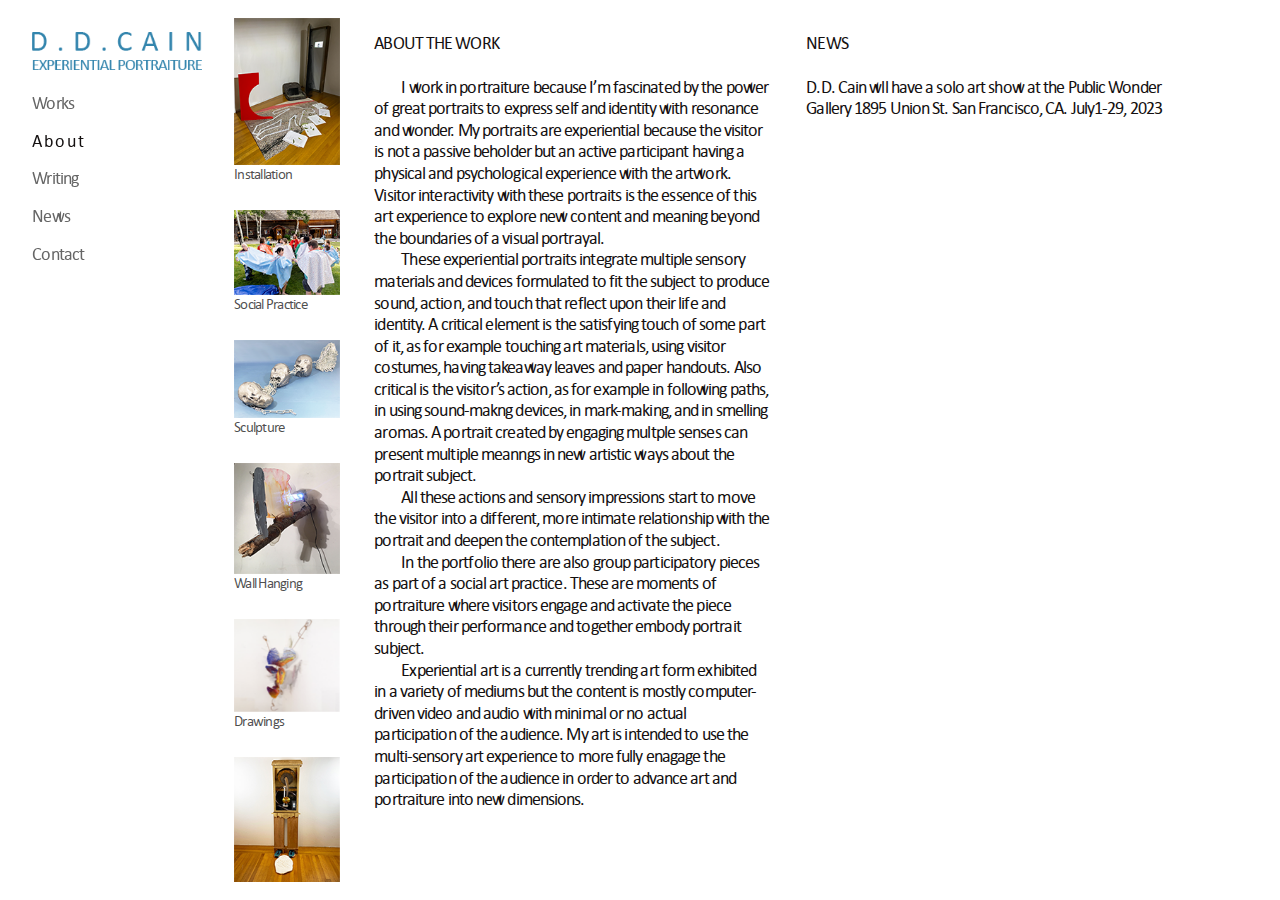
<file: about/index.html>
<!DOCTYPE html>
<html lang="en">
  <head>
    <meta charset="UTF-8" />
    <meta http-equiv="X-UA-Compatible" content="IE=edge" />
    <meta name="viewport" content="width=device-width, initial-scale=1.0" />
    <link rel="stylesheet" href="../css/main.css" />
    <link rel="icon" href="../images/logo-small.png" />
    <title>D.D.CAIN | Works</title>
  </head>

  <body>
    <!-- #header -->
    <header class="header">
      <div class="autoContainer">
        <div class="header__inner">
          <a href="/" class="header__inner-logo">
            <img src="../images/logo.png" alt="D.D.CAIN" />
          </a>
          <div class="burger" id="menuBtn">
            <span></span>
          </div>
        </div>
      </div>
    </header>
    <!-- #header end-->
    <div class="main">
      <nav class="sidebar" id="menu">
        <div class="sidebar__inner">
          <a href="/" class="sidebar__inner-logo">
            <img src="../images/logo.png" alt="D.D.CAIN" />
          </a>
          <div class="sidebar__inner-links">
            <a href="/works" class="sidebar__inner-link"> Works </a>
            <a href="/about" class="sidebar__inner-link active"> About </a>
            <a href="/bio" class="sidebar__inner-link"> Writing </a>
            <a href="/about/#news" class="sidebar__inner-link"> News </a>
            <a href="/bio/#contact" class="sidebar__inner-link"> Contact </a>
          </div>
        </div>
      </nav>
      <div class="main__inner">
        <div class="main__inner-body">
          <div class="row">
            <div class="column _half">
              <p>ABOUT THE WORK</p>
              <div class="column__box">
                <p>
                  I work in portraiture because I’m fascinated by the power of
                  great portraits to express self and identity with resonance
                  and wonder. My portraits are experiential because the visitor
                  is not a passive beholder but an active participant having a
                  physical and psychological experience with the artwork.
                  Visitor interactivity with these portraits is the essence of
                  this art experience to explore new content and meaning beyond
                  the boundaries of a visual portrayal.
                </p>
                <p>
                  These experiential portraits integrate multiple sensory
                  materials and devices formulated to fit the subject to produce
                  sound, action, and touch that reflect upon their life and
                  identity. A critical element is the satisfying touch of some
                  part of it, as for example touching art materials, using
                  visitor costumes, having takeaway leaves and paper handouts.
                  Also critical is the visitor’s action, as for example in
                  following paths, in using sound-makng devices, in mark-making,
                  and in smelling aromas. A portrait created by engaging multple
                  senses can present multiple meanngs in new artistic ways about
                  the portrait subject.
                </p>
                <p>
                  All these actions and sensory impressions start to move the
                  visitor into a different, more intimate relationship with the
                  portrait and deepen the contemplation of the subject.
                </p>
                <p>
                  In the portfolio there are also group participatory pieces as
                  part of a social art practice. These are moments of
                  portraiture where visitors engage and activate the piece
                  through their performance and together embody portrait
                  subject.
                </p>
                <p>
                  Experiential art is a currently trending art form exhibited in
                  a variety of mediums but the content is mostly computer-driven
                  video and audio with minimal or no actual participation of the
                  audience. My art is intended to use the multi-sensory art
                  experience to more fully enagage the participation of the
                  audience in order to advance art and portraiture into new
                  dimensions.
                </p>
              </div>
            </div>
            <div class="column _half">
              <p>
                <span class="anchor" id="news"></span>
                NEWS
              </p>
              <p>
                D.D. Cain wll have a solo art show at the Public Wonder Gallery
                1895 Union St. San Francisco, CA. July1-29, 2023
              </p>
            </div>
          </div>
        </div>
        <div class="scrollBar">
          <div class="scrollBar__inner">
            <div class="scrollBar__item tabNav" data-tab="#tab-1">
              <div class="scrollBar__item-image">
                <img src="../images/grid-sm/grid-1.png" alt="tab-1-image" />
              </div>
              <span>Installation</span>
            </div>
            <div class="scrollBar__item tabNav" data-tab="#tab-2">
              <div class="scrollBar__item-image">
                <img src="../images/grid-sm/grid-4.png" alt="tab-2-image" />
              </div>
              <span>Social Practice</span>
            </div>
            <div class="scrollBar__item tabNav" data-tab="#tab-3">
              <div class="scrollBar__item-image">
                <img src="../images/grid-sm/grid-2.png" alt="tab-3-image" />
              </div>
              <span>Sculpture</span>
            </div>
            <div class="scrollBar__item tabNav" data-tab="#tab-4">
              <div class="scrollBar__item-image">
                <img src="../images/grid-sm/grid-3.png" alt="tab-4-image" />
              </div>
              <span>Wall Hanging</span>
            </div>
            <div class="scrollBar__item tabNav" data-tab="#tab-5">
              <div class="scrollBar__item-image">
                <img src="../images/grid-sm/grid-5.1.png" alt="tab-5-image" />
              </div>
              <span>Drawings</span>
            </div>
            <div class="scrollBar__item tabNav" data-tab="#tab-6">
              <div class="scrollBar__item-image">
                <img src="../images/grid-sm/grid-10.png" alt="tab-6-image" />
              </div>
              <span>Installation</span>
            </div>
            <div class="scrollBar__item tabNav" data-tab="#tab-7">
              <div class="scrollBar__item-image">
                <img src="../images/grid-sm/grid-11.png" alt="tab-7-image" />
              </div>
              <span>Wall Hanging</span>
            </div>
            <div class="scrollBar__item tabNav" data-tab="#tab-8">
              <div class="scrollBar__item-image">
                <img src="../images/grid-sm/grid-15.png" alt="tab-8-image" />
              </div>
              <span>Group Performance</span>
            </div>
            <div class="scrollBar__item tabNav" data-tab="#tab-9">
              <div class="scrollBar__item-image">
                <img src="../images/grid-sm/grid-13.png" alt="tab-9-image" />
              </div>
              <span>Wall Hanging</span>
            </div>
            <div class="scrollBar__item tabNav" data-tab="#tab-10">
              <div class="scrollBar__item-image">
                <img src="../images/grid-sm/grid-12.png" alt="tab-10-image" />
              </div>
              <span>Wall Hanging</span>
            </div>
            <div class="scrollBar__item tabNav" data-tab="#tab-11">
              <div class="scrollBar__item-image">
                <img src="../images/grid-sm/grid-14.2.png" alt="tab-11-image" />
              </div>
              <span>Wall Hanging</span>
            </div>
            <div class="scrollBar__item tabNav" data-tab="#tab-12">
              <div class="scrollBar__item-image">
                <img src="../images/grid-sm/grid-16.png" alt="tab-12-image" />
              </div>
              <span>Architecture</span>
            </div>
            <div class="scrollBar__item tabNav" data-tab="#tab-12">
              <div class="scrollBar__item-image">
                <img src="../images/grid-sm/grid-17.png" alt="tab-12-image" />
              </div>
              <span>Design</span>
            </div>
          </div>
        </div>
      </div>
    </div>
    <script src="../js/main.js"></script>
  </body>
</html>
</file>
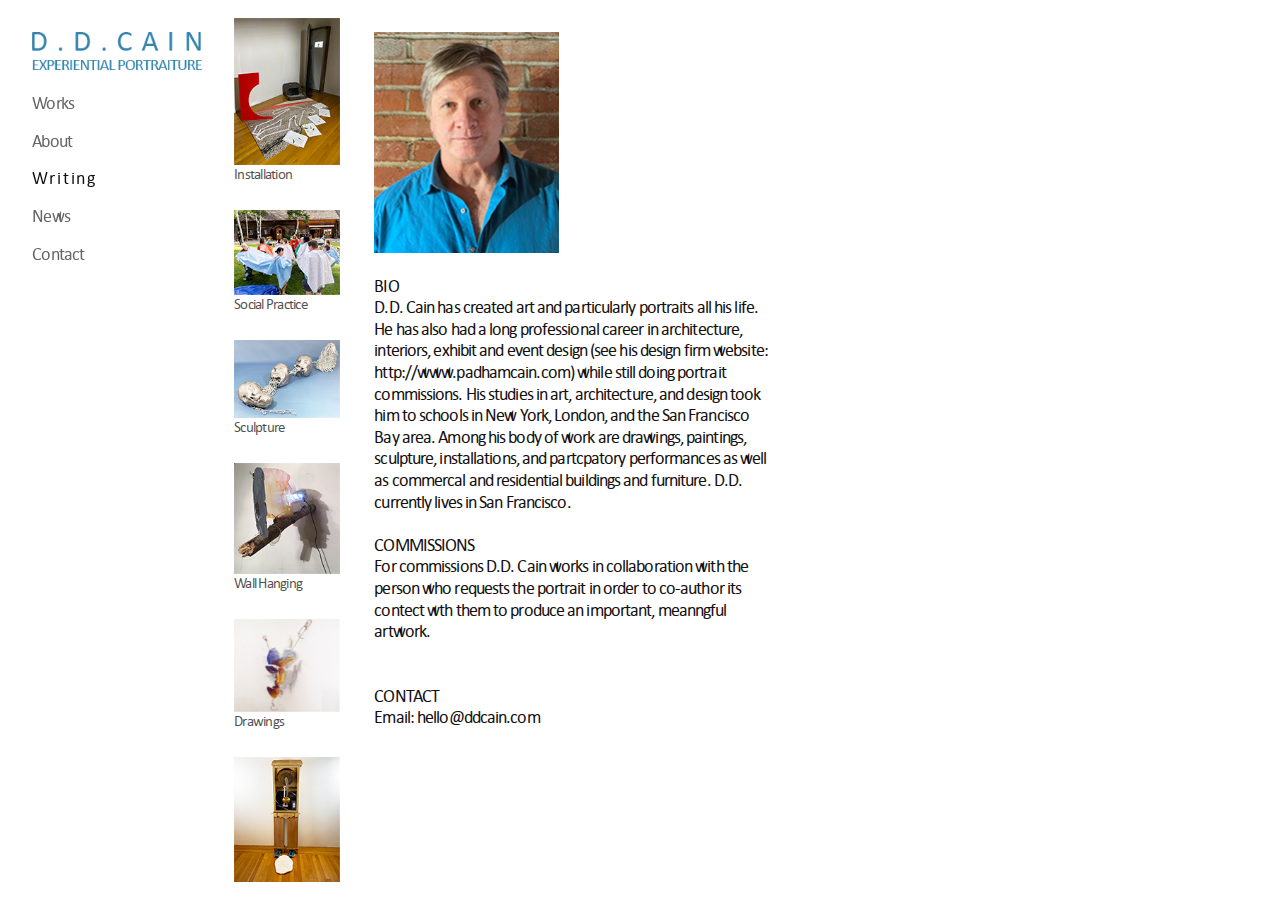
<file: bio/index.html>
<!DOCTYPE html>
<html lang="en">
  <head>
    <meta charset="UTF-8" />
    <meta http-equiv="X-UA-Compatible" content="IE=edge" />
    <meta name="viewport" content="width=device-width, initial-scale=1.0" />
    <link rel="stylesheet" href="../css/main.css" />
    <link rel="icon" href="../images/logo-small.png" />
    <title>D.D.CAIN | Works</title>
  </head>

  <body>
    <!-- #header -->
    <header class="header">
      <div class="autoContainer">
        <div class="header__inner">
          <a href="/" class="header__inner-logo">
            <img src="../images/logo.png" alt="D.D.CAIN" />
          </a>
          <div class="burger" id="menuBtn">
            <span></span>
          </div>
        </div>
      </div>
    </header>
    <!-- #header end-->
    <div class="main">
      <nav class="sidebar" id="menu">
        <div class="sidebar__inner">
          <a href="/" class="sidebar__inner-logo">
            <img src="../images/logo.png" alt="D.D.CAIN" />
          </a>
          <div class="sidebar__inner-links">
            <a href="/works" class="sidebar__inner-link"> Works </a>
            <a href="/about" class="sidebar__inner-link"> About </a>
            <a href="/bio" class="sidebar__inner-link active"> Writing </a>
            <a href="/about/#news" class="sidebar__inner-link"> News </a>
            <a href="/bio/#contact" class="sidebar__inner-link"> Contact </a>
          </div>
        </div>
      </nav>
      <div class="main__inner">
        <div class="main__inner-body">
          <div class="row">
            <div class="content">
              <div class="row">
                <div class="column _halfr">
                  <div class="content__image _bio">
                    <img src="../images/bio.png" alt="bio" loading="lazy" />
                  </div>
                  <p>
                    BIO <br />
                    D.D. Cain has created art and particularly portraits all his
                    life. He has also had a long professional career in
                    architecture, interiors, exhibit and event design (see his
                    design firm website:
                    <a href="http://www.padhamcain.com)"
                      >http://www.padhamcain.com</a
                    >) while still doing portrait commissions. His studies in
                    art, architecture, and design took him to schools in New
                    York, London, and the San Francisco Bay area. Among his body
                    of work are drawings, paintings, sculpture, installations,
                    and partcpatory performances as well as commercal and
                    residential buildings and furniture. D.D. currently lives in
                    San Francisco.
                  </p>
                  <p>
                    COMMISSIONS <br />
                    For commissions D.D. Cain works in collaboration with the
                    person who requests the portrait in order to co-author its
                    contect wth them to produce an important, meanngful artwork.
                  </p>
                  <div class="anchor" id="contact"></div>
                  <p>
                    CONTACT <br />
                    Email:
                    <a href="mailto:hello@ddcain.com"> hello@ddcain.com </a>
                  </p>
                </div>
              </div>
            </div>
          </div>
        </div>
        <div class="scrollBar">
          <div class="scrollBar__inner">
            <div class="scrollBar__item tabNav" data-tab="#tab-1">
              <div class="scrollBar__item-image">
                <img src="../images/grid-sm/grid-1.png" alt="tab-1-image" />
              </div>
              <span>Installation</span>
            </div>
            <div class="scrollBar__item tabNav" data-tab="#tab-2">
              <div class="scrollBar__item-image">
                <img src="../images/grid-sm/grid-4.png" alt="tab-2-image" />
              </div>
              <span>Social Practice</span>
            </div>
            <div class="scrollBar__item tabNav" data-tab="#tab-3">
              <div class="scrollBar__item-image">
                <img src="../images/grid-sm/grid-2.png" alt="tab-3-image" />
              </div>
              <span>Sculpture</span>
            </div>
            <div class="scrollBar__item tabNav" data-tab="#tab-4">
              <div class="scrollBar__item-image">
                <img src="../images/grid-sm/grid-3.png" alt="tab-4-image" />
              </div>
              <span>Wall Hanging</span>
            </div>
            <div class="scrollBar__item tabNav" data-tab="#tab-5">
              <div class="scrollBar__item-image">
                <img src="../images/grid-sm/grid-5.1.png" alt="tab-5-image" />
              </div>
              <span>Drawings</span>
            </div>
            <div class="scrollBar__item tabNav" data-tab="#tab-6">
              <div class="scrollBar__item-image">
                <img src="../images/grid-sm/grid-10.png" alt="tab-6-image" />
              </div>
              <span>Installation</span>
            </div>
            <div class="scrollBar__item tabNav" data-tab="#tab-7">
              <div class="scrollBar__item-image">
                <img src="../images/grid-sm/grid-11.png" alt="tab-7-image" />
              </div>
              <span>Wall Hanging</span>
            </div>
            <div class="scrollBar__item tabNav" data-tab="#tab-8">
              <div class="scrollBar__item-image">
                <img src="../images/grid-sm/grid-15.png" alt="tab-8-image" />
              </div>
              <span>Group Performance</span>
            </div>
            <div class="scrollBar__item tabNav" data-tab="#tab-9">
              <div class="scrollBar__item-image">
                <img src="../images/grid-sm/grid-13.png" alt="tab-9-image" />
              </div>
              <span>Wall Hanging</span>
            </div>
            <div class="scrollBar__item tabNav" data-tab="#tab-10">
              <div class="scrollBar__item-image">
                <img src="../images/grid-sm/grid-12.png" alt="tab-10-image" />
              </div>
              <span>Wall Hanging</span>
            </div>
            <div class="scrollBar__item tabNav" data-tab="#tab-11">
              <div class="scrollBar__item-image">
                <img src="../images/grid-sm/grid-14.2.png" alt="tab-11-image" />
              </div>
              <span>Wall Hanging</span>
            </div>
            <div class="scrollBar__item tabNav" data-tab="#tab-12">
              <div class="scrollBar__item-image">
                <img src="../images/grid-sm/grid-16.png" alt="tab-12-image" />
              </div>
              <span>Architecture</span>
            </div>
            <div class="scrollBar__item tabNav" data-tab="#tab-12">
              <div class="scrollBar__item-image">
                <img src="../images/grid-sm/grid-17.png" alt="tab-12-image" />
              </div>
              <span>Design</span>
            </div>
          </div>
        </div>
      </div>
    </div>
    <script src="../js/main.js"></script>
  </body>
</html>
</file>
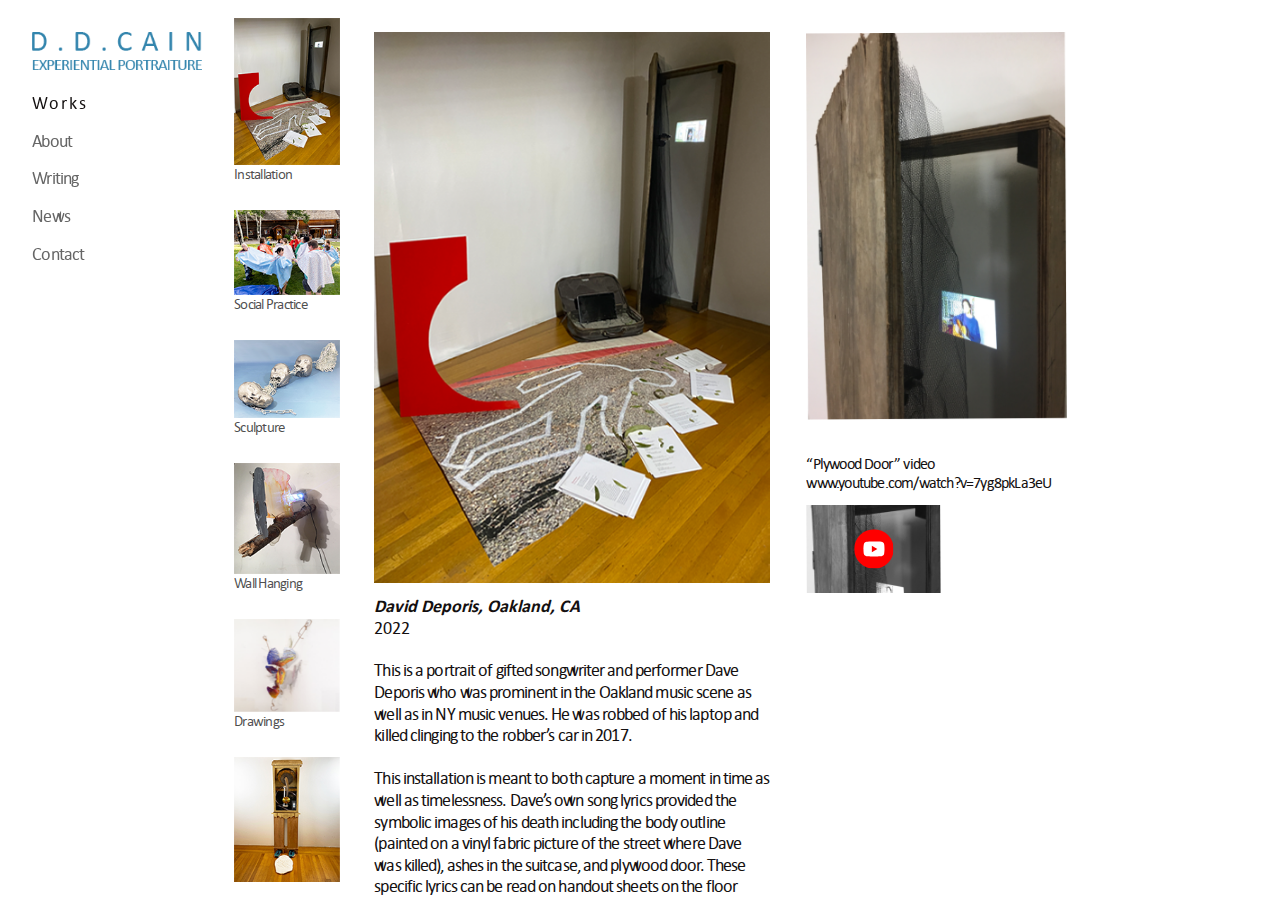
<file: works/index.html>
<!DOCTYPE html>
<html lang="en">
  <head>
    <meta charset="UTF-8" />
    <meta http-equiv="X-UA-Compatible" content="IE=edge" />
    <meta name="viewport" content="width=device-width, initial-scale=1.0" />
    <link rel="stylesheet" href="../css/main.css" />
    <link rel="icon" href="../images/logo-small.png" />
    <title>D.D.CAIN | Works</title>
  </head>
  <body>
    <!-- #header -->
    <header class="header">
      <div class="autoContainer">
        <div class="header__inner">
          <a href="/" class="header__inner-logo">
            <img src="../images/logo.png" alt="D.D.CAIN" />
          </a>
          <div class="burger" id="menuBtn">
            <span></span>
          </div>
        </div>
      </div>
    </header>
    <!-- #header end-->
    <div class="main">
      <nav class="sidebar" id="menu">
        <div class="sidebar__inner">
          <a href="/" class="sidebar__inner-logo">
            <img src="../images/logo.png" alt="D.D.CAIN" />
          </a>
          <div class="sidebar__inner-links">
            <a href="/works" class="sidebar__inner-link active"> Works </a>
            <a href="/about" class="sidebar__inner-link"> About </a>
            <a href="/bio" class="sidebar__inner-link"> Writing </a>
            <a href="/about/#news" class="sidebar__inner-link"> News </a>
            <a href="/bio/#contact" class="sidebar__inner-link"> Contact </a>
          </div>
        </div>
      </nav>
      <div class="main__inner">
        <div class="main__inner-body">
          <div class="tabs">
            <div class="tabs__item tabEvent active" id="tab-1">
              <div class="row">
                <div class="column">
                  <div class="content">
                    <div class="content__image">
                      <div class="lazy">
                        <div class="lazy__preloader">
                          <div class="spinner"></div>
                          <img src="../images/grid-sm/grid-1.png" />
                        </div>
                        <img
                          data-srcset="../images/grid/grid-1.png"
                          alt="grid-1"
                          loading="lazy"
                        />
                      </div>
                      <h6><i>David Deporis, Oakland, CA </i></h6>
                      <span>2022</span>
                    </div>
                    <p>
                      This is a portrait of gifted songwriter and performer Dave
                      Deporis who was prominent in the Oakland music scene as
                      well as in NY music venues. He was robbed of his laptop
                      and killed clinging to the robber’s car in 2017.
                    </p>
                    <p>
                      This installation is meant to both capture a moment in
                      time as well as timelessness. Dave’s own song lyrics
                      provided the symbolic images of his death including the
                      body outline (painted on a vinyl fabric picture of the
                      street where Dave was killed), ashes in the suitcase, and
                      plywood door. These specific lyrics can be read on handout
                      sheets on the floor along with an article about his
                      career. Among these handouts are strewn California oak
                      leaves, eucalyptus leaves (both also takeaways) and, from
                      an aroma source, an ocean smell whch connects to places
                      Dave lived in and loved. The laptop signifys the one
                      stolen from him in his final moments with perhaps his last
                      songs that tragically will never be known. The red car
                      fender-like piece represents the cause of his death. The
                      video and handouts are only accessed by walking around and
                      into the art piece to view it and take the leaves, song
                      lyrics and article sheets.
                    </p>
                    <p>
                      Music by Dave Deporis. Videos by Dave Deporis and Scott
                      MacDonald. Editing by Kelly Craven. Article on Dave’s
                      story by Peter Himmelman. See article online at:
                      <a
                        href="https://peterhimmelman.substack.com/p/a-story-of-a-musician-youve-never"
                      >
                        https://peterhimmelman.substack.com/p/a-story-of-a-musician-youve-never
                      </a>
                    </p>
                    <p>
                      Special Thanks to Stella Deporis for her guidance,
                      support, and permisson to use her copyrighted material of
                      Dave’s work.
                    </p>
                    <p>
                      Painted sheet metal, printed vinyl fabric, acrylic paint,
                      distressed plywood, suitcase, laptop, ashes, letter paper
                      with printed song lyrics, stones, California oak leaves,
                      eucalyptus bark and leaves impregnated with eucalyptus
                      oil, georgette fabric, pico projector, media player,
                      cable, aroma diffuser, synthetic ocean aroma oil, various
                      hardware. 50” x 72” x 80”
                    </p>
                  </div>
                </div>
                <div class="column column--smaller">
                  <div class="content">
                    <div class="content__image">
                      <div class="lazy">
                        <div class="lazy__preloader">
                          <div class="spinner"></div>
                          <img src="../images/grid-sm/grid-sm-1.png" />
                        </div>
                        <img
                          data-srcset="../images/grid/grid-sm-1.png"
                          alt="grid-sm-1"
                          loading="lazy"
                        />
                      </div>
                    </div>
                    <div class="content__youtube">
                      <p class="_sm">
                        “Plywood Door” video <br />
                        <a href="https://www.youtube.com/watch?v=7yg8pkLa3eU">
                          www.youtube.com/watch?v=7yg8pkLa3eU
                        </a>
                      </p>
                      <a
                        href="https://www.youtube.com/watch?v=7yg8pkLa3eU"
                        class="content__youtube-image"
                      >
                        <div class="ratioImage">
                          <img
                            src="../images/grid/grid-sm-1.png"
                            alt="youtube poster"
                          />
                        </div>
                        <div class="content__youtube-button">
                          <svg
                            width="38"
                            height="38"
                            viewBox="0 0 38 38"
                            fill="none"
                            xmlns="http://www.w3.org/2000/svg"
                          >
                            <path
                              d="M18.9998 37.9998C13.9249 37.9998 9.15369 36.0234 5.56494 32.4348C1.9762 28.8461 -0.00012207 24.0748 -0.00012207 18.9999C-0.00012207 13.925 1.9762 9.15374 5.56494 5.56503C9.15369 1.97637 13.9249 0 18.9998 0C24.0751 0 28.8464 1.97637 32.4349 5.56503C36.0234 9.15363 37.9996 13.9249 37.9996 18.9999C37.9996 24.0749 36.0234 28.8462 32.4349 32.4348C28.8464 36.0234 24.0751 37.9998 18.9998 37.9998ZM18.9998 11.8845C18.9366 11.8845 12.6655 11.8894 11.1077 12.3093C10.2386 12.5434 9.55481 13.2321 9.323 14.1066C8.90491 15.674 8.90002 18.9668 8.90002 18.9999C8.90002 19.033 8.90491 22.3258 9.323 23.8932C9.55518 24.7679 10.2394 25.4566 11.1085 25.6905C12.6655 26.1104 18.9366 26.1153 18.9998 26.1153C19.0629 26.1153 25.334 26.1104 26.8918 25.6905C27.7601 25.4566 28.4443 24.7679 28.6775 23.8932C29.0947 22.3258 29.0996 19.033 29.0996 18.9999C29.0996 18.9668 29.0947 15.674 28.6765 14.1066C28.4443 13.2319 27.7601 12.5432 26.891 12.3093C25.334 11.8894 19.0629 11.8845 18.9998 11.8845ZM16.9343 22.0041V22.0024V15.9957L22.2136 18.9999L16.9358 22.0033L16.9343 22.0041Z"
                            />
                          </svg>
                        </div>
                      </a>
                    </div>
                  </div>
                </div>
              </div>
            </div>
            <div class="tabs__item tabEvent" id="tab-2">
              <div class="content">
                <div class="content__image">
                  <div class="lazy">
                    <div class="lazy__preloader">
                      <div class="spinner"></div>
                      <img src="../images/grid-sm/grid-4.png" />
                    </div>
                    <img
                      data-srcset="../images/grid/grid-4.png"
                      alt="grid-4"
                      loading="lazy"
                    />
                  </div>
                  <h6><i> Anderson Ranch Connector Portrait 8-5-22</i></h6>
                  <span>Group interactive portrait</span>
                  <span>2022</span>
                </div>
              </div>
              <div class="row">
                <div class="column">
                  <p>
                    This is a participatory, interactive artpiece where audience
                    members in separate 6ft. fabric modules are linked together
                    as a group to activate a giant expandable costume: the
                    Connector. The underlying social goal is to encourage safe
                    re-connection with people, partcularly in groups, after the
                    isolation of covid. The group must learn together how to
                    navigate and play together and in the process evolve ad hoc
                    social contracts to foster communication and group
                    consensus. Attached bells are a haptic device used for
                    expression and play. Connector can grow into an ever-larger
                    linked single assembly by adding more modules or break out
                    into smaller internallylinked groups. The individual unit
                    portability allows them to be easily transported and used in
                    any open space. This is a contemporary reinterpretation of
                    Lygia Pape’s 1968 one-sheet group piece Divisor but
                    Connector adds vital social aspects of safe distancing and
                    resocialization plus its module assembly provides easy
                    expandability.
                  </p>
                  <p>
                    Printed vinyl fabric sheets, 36” x 72”and 36” x 144” pieces,
                    plastic rings, metal binder rings, assorted small metal
                    bells, fiber-reinforced tape. Overall size variable.
                  </p>
                  <p>Photos and video by Trey Broomfeld.</p>
                </div>
                <div class="column column--smaller">
                  <div class="content">
                    <div class="content__youtube">
                      <p>
                        “Plywood Door” video <br />
                        <a
                          href="https://vimeo.com/manage/videos/818236537/privacy"
                        >
                          https://vimeo.com/manage/videos/818236537/privacy
                        </a>
                      </p>
                      <a
                        href="https://vimeo.com/manage/videos/818236537/privacy"
                        class="content__youtube-image"
                      >
                        <div class="ratioImage">
                          <img
                            src="../images/grid/grid-4.png"
                            alt="youtube poster"
                          />
                        </div>
                        <div class="content__youtube-button">
                          <svg
                            width="38"
                            height="38"
                            viewBox="0 0 38 38"
                            fill="none"
                            xmlns="http://www.w3.org/2000/svg"
                          >
                            <path
                              d="M18.9998 37.9998C13.9249 37.9998 9.15369 36.0234 5.56494 32.4348C1.9762 28.8461 -0.00012207 24.0748 -0.00012207 18.9999C-0.00012207 13.925 1.9762 9.15374 5.56494 5.56503C9.15369 1.97637 13.9249 0 18.9998 0C24.0751 0 28.8464 1.97637 32.4349 5.56503C36.0234 9.15363 37.9996 13.9249 37.9996 18.9999C37.9996 24.0749 36.0234 28.8462 32.4349 32.4348C28.8464 36.0234 24.0751 37.9998 18.9998 37.9998ZM18.9998 11.8845C18.9366 11.8845 12.6655 11.8894 11.1077 12.3093C10.2386 12.5434 9.55481 13.2321 9.323 14.1066C8.90491 15.674 8.90002 18.9668 8.90002 18.9999C8.90002 19.033 8.90491 22.3258 9.323 23.8932C9.55518 24.7679 10.2394 25.4566 11.1085 25.6905C12.6655 26.1104 18.9366 26.1153 18.9998 26.1153C19.0629 26.1153 25.334 26.1104 26.8918 25.6905C27.7601 25.4566 28.4443 24.7679 28.6775 23.8932C29.0947 22.3258 29.0996 19.033 29.0996 18.9999C29.0996 18.9668 29.0947 15.674 28.6765 14.1066C28.4443 13.2319 27.7601 12.5432 26.891 12.3093C25.334 11.8894 19.0629 11.8845 18.9998 11.8845ZM16.9343 22.0041V22.0024V15.9957L22.2136 18.9999L16.9358 22.0033L16.9343 22.0041Z"
                            />
                          </svg>
                        </div>
                      </a>
                    </div>
                  </div>
                </div>
              </div>
            </div>
            <div class="tabs__item tabEvent" id="tab-3">
              <div class="row">
                <div class="content">
                  <div class="content__image">
                    <div class="lazy">
                      <div class="lazy__preloader">
                        <div class="spinner"></div>
                        <img src="../images/grid-sm/grid-2.png" />
                      </div>
                      <img
                        data-srcset="../images/grid/grid-2.png"
                        alt="grid-2"
                        loading="lazy"
                      />
                    </div>
                    <h6><i> Chain of Thought: Portrait of Fascism</i></h6>
                    <span>2021</span>
                  </div>
                  <div class="column">
                    <p>
                      The chain can be pulled through all the heads to make an
                      alarming, clattering sound.
                    </p>
                    <p>
                      Ceramic reinforced with epoxy and impregnated with
                      synthetic gunpowder aroma oil, pewter paint, chains,
                      various hardware. 12“ x 18” x 40” ”
                    </p>
                  </div>
                </div>
              </div>
            </div>
            <div class="tabs__item tabEvent" id="tab-4">
              <div class="row">
                <div class="content">
                  <div class="content__image">
                    <div class="lazy">
                      <div class="lazy__preloader">
                        <div class="spinner"></div>
                        <img src="../images/grid-sm/grid-3.png" />
                      </div>
                      <img
                        data-srcset="../images/grid/grid-3.png"
                        alt="grid-3"
                        loading="lazy"
                      />
                    </div>
                    <h6><i>Rememory</i></h6>
                    <span>Self-portrait</span>
                    <span>2019</span>
                  </div>
                  <div class="column">
                    <p>
                      Prrofiles of the Artist at different ages in different
                      materials mounted on a log that has various materials
                      related to the various ages. A pico-projector displays
                      life events that were ridiculous displays of ego.
                    </p>
                    <p>
                      Wood log, pico projector, sheet metal. acrylic sheet,
                      buckram fabric, alcohol inks, acrylic paints, various
                      blades, staples, paper clips, various glues, condom,
                      various hardware. 9” x 16” x 24”
                    </p>
                  </div>
                </div>
              </div>
            </div>
            <div class="tabs__item tabEvent" id="tab-5">
              <div class="row">
                <div class="column">
                  <div class="content">
                    <div class="content__image">
                      <div class="lazy">
                        <div class="lazy__preloader">
                          <div class="spinner"></div>
                          <img src="../images/grid-sm/grid-5.png" />
                        </div>
                        <img
                          data-srcset="../images/grid/grid-5.png"
                          alt="grid-5"
                          loading="lazy"
                        />
                      </div>
                      <h6><i>Portrait of Ukraine</i></h6>
                      <span>2021</span>
                      <span> Oil pastels, alcohol ink, paper. </span>
                      <span> 14” x 17” </span>
                    </div>
                  </div>
                  <div class="content">
                    <div class="content__image">
                      <div class="lazy">
                        <div class="lazy__preloader">
                          <div class="spinner"></div>
                          <img src="../images/grid-sm/grid-7.png" />
                        </div>
                        <img
                          data-srcset="../images/grid/grid-7.png"
                          alt="grid-7"
                          loading="lazy"
                        />
                      </div>
                      <h6><i>Chain of Thought</i></h6>
                      <span>2019</span>
                      <span> Oil pastels, paper. </span>
                      <span> 14” x 17” </span>
                    </div>
                  </div>
                  <div class="content">
                    <div class="content__image">
                      <div class="lazy">
                        <div class="lazy__preloader">
                          <div class="spinner"></div>
                          <img src="../images/grid-sm/grid-9.png" />
                        </div>
                        <img
                          data-srcset="../images/grid/grid-9.png"
                          alt="grid-9"
                          loading="lazy"
                        />
                      </div>
                      <h6><i>Rememory</i></h6>
                      <span>2018</span>
                      <span> Self-portrait </span>
                      <span>
                        Graphite, colored pencil, charcoal, marker, paper
                      </span>
                      <span> 8 1/2” x 11” </span>
                    </div>
                  </div>
                </div>
                <div class="column column--middle">
                  <div class="content">
                    <div class="content__image">
                      <div class="lazy">
                        <div class="lazy__preloader">
                          <div class="spinner"></div>
                          <img src="../images/grid-sm/grid-6.png" />
                        </div>
                        <img
                          data-srcset="../images/grid/grid-6.png"
                          alt="grid-6"
                          loading="lazy"
                        />
                      </div>
                      <h6><i> Nightmares of a Bleeding Country</i></h6>
                      <span>2020</span>
                      <span> Self-portrait </span>
                      <span>
                        Oil pastels, alcohol ink, thumbprint ink, paper.
                      </span>
                      <span> 20” x 24” </span>
                    </div>
                  </div>
                  <div class="content">
                    <div class="content__image">
                      <div class="lazy">
                        <div class="lazy__preloader">
                          <div class="spinner"></div>
                          <img src="../images/grid-sm/grid-8.png" />
                        </div>
                        <img
                          data-srcset="../images/grid/grid-8.png"
                          alt="grid-8"
                          loading="lazy"
                        />
                      </div>
                      <h6><i>Bremner House Study</i></h6>
                      <span>1999</span>
                      <span> Graphite, paper. </span>
                      <span> 10” x 10” </span>
                    </div>
                  </div>
                </div>
              </div>
            </div>
            <div class="tabs__item tabEvent" id="tab-6">
              <div class="row">
                <div class="content">
                  <div class="content__image _low">
                    <div class="lazy">
                      <div class="lazy__preloader">
                        <div class="spinner"></div>
                        <img src="../images/grid-sm/grid-10.png" />
                      </div>
                      <img
                        data-srcset="../images/grid/grid-10.png"
                        alt="grid-10"
                        loading="lazy"
                      />
                    </div>
                    <h6><i>Portrait of C</i></h6>
                    <span>2021</span>
                    <span> Memorial portrait of those lost to addiction. </span>
                  </div>
                  <div class="row">
                    <div class="column">
                      <p>
                        Attached to the antique clock body is a coin operating
                        mechansm that starts when the pictured slug coin is
                        inserted and creates a repetitve hammer sound.
                      </p>
                      <p>
                        Antique clock oak stock body and trim, cherry plywood
                        legs and cherry stock trim, weathered circular saw
                        blade, abraded tree saw blade, steel rod and base
                        crank-slider guide, antique brass pendulum bob, cherry
                        wood slide hammer, liquor bottles, coin operatng
                        mechanism, 12V 10 rpm motor, 12V battery, aroma
                        diffuser, clove oil, plastic tubing, wiring, electric
                        cord, ceramic imprint of wolf-dog footprints from
                        right-side begging motion, sneakers, stamped slug coin.
                        20“ x 40” x 70”
                      </p>
                    </div>
                    <div class="column column--smaller">
                      <div class="content">
                        <div class="content__image _sm">
                          <img src="../images/mark.png" alt="mark" />
                        </div>
                      </div>
                    </div>
                  </div>
                </div>
              </div>
            </div>
            <div class="tabs__item tabEvent" id="tab-7">
              <div class="row">
                <div class="content">
                  <div class="content__group _sm">
                    <div class="content__image">
                      <div class="lazy">
                        <div class="lazy__preloader">
                          <div class="spinner"></div>
                          <img src="../images/grid-sm/grid-11.png" />
                        </div>
                        <img
                          data-srcset="../images/grid/grid-11.png"
                          alt="grid-11"
                          loading="lazy"
                        />
                      </div>
                    </div>
                    <div class="content__image">
                      <div class="lazy">
                        <div class="lazy__preloader">
                          <div class="spinner"></div>
                          <img src="../images/grid-sm/grid-11.2.png" />
                        </div>
                        <img
                          data-srcset="../images/grid/grid-11.2.png"
                          alt="grid-11.2"
                          loading="lazy"
                        />
                      </div>
                    </div>
                    <div class="content__group-box">
                      <h6><i>Pre-election Roadtrip, Bleeding Country</i></h6>
                      <span>Interactive Self-portrait,</span>
                      <span> 2020 - 2022 </span>
                    </div>
                  </div>
                  <div class="row">
                    <div class="column">
                      <p>
                        The spinning figure of the artist reflects his
                        mind-spinning experiences from personal encounters with
                        a wide spectrum of political hate and fear in a roadtrip
                        across the western U.S. before the 2020 elections. To
                        find a way to express the irrational, almost absurd
                        extremes of these viewpoints led to a surreal,
                        cartoonish styling derived from the San Francisco
                        underground comic traditions of Last Gasp Comics.
                      </p>
                      <p>
                        Birch plywood panel , impregneted with synthetic gun
                        powder aroma, whte, red, and blue acrylic paint, bullet
                        and case cabinet pulls, red and blue alcohol inks, red
                        and blue oil pastels, white, red, and blue markers, red
                        and blue thumbprint ink, lazy susan hardware, various
                        hardware. 3“ x 38” x 40”
                      </p>
                    </div>
                    <div class="column column--smaller">
                      <div class="content">
                        <div class="content__youtube">
                          <p>
                            <a
                              href="https://vimeo.com/manage/videos/818235139/privacy"
                            >
                              https://vimeo.com/manage/videos/818235139/privacy
                            </a>
                          </p>
                          <a
                            href="https://vimeo.com/manage/videos/818235139/privacy"
                            class="content__youtube-image"
                          >
                            <div class="ratioImage">
                              <div class="lazy">
                                <div class="lazy__preloader">
                                  <div class="spinner"></div>
                                  <img src="../images/grid-sm/grid-11.png" />
                                </div>
                                <img
                                  data-srcset="../images/grid/grid-11.png"
                                  alt="grid-11"
                                  loading="lazy"
                                />
                              </div>
                            </div>
                            <div class="content__youtube-button">
                              <svg
                                width="38"
                                height="38"
                                viewBox="0 0 38 38"
                                fill="none"
                                xmlns="http://www.w3.org/2000/svg"
                              >
                                <path
                                  d="M18.9998 37.9998C13.9249 37.9998 9.15369 36.0234 5.56494 32.4348C1.9762 28.8461 -0.00012207 24.0748 -0.00012207 18.9999C-0.00012207 13.925 1.9762 9.15374 5.56494 5.56503C9.15369 1.97637 13.9249 0 18.9998 0C24.0751 0 28.8464 1.97637 32.4349 5.56503C36.0234 9.15363 37.9996 13.9249 37.9996 18.9999C37.9996 24.0749 36.0234 28.8462 32.4349 32.4348C28.8464 36.0234 24.0751 37.9998 18.9998 37.9998ZM18.9998 11.8845C18.9366 11.8845 12.6655 11.8894 11.1077 12.3093C10.2386 12.5434 9.55481 13.2321 9.323 14.1066C8.90491 15.674 8.90002 18.9668 8.90002 18.9999C8.90002 19.033 8.90491 22.3258 9.323 23.8932C9.55518 24.7679 10.2394 25.4566 11.1085 25.6905C12.6655 26.1104 18.9366 26.1153 18.9998 26.1153C19.0629 26.1153 25.334 26.1104 26.8918 25.6905C27.7601 25.4566 28.4443 24.7679 28.6775 23.8932C29.0947 22.3258 29.0996 19.033 29.0996 18.9999C29.0996 18.9668 29.0947 15.674 28.6765 14.1066C28.4443 13.2319 27.7601 12.5432 26.891 12.3093C25.334 11.8894 19.0629 11.8845 18.9998 11.8845ZM16.9343 22.0041V22.0024V15.9957L22.2136 18.9999L16.9358 22.0033L16.9343 22.0041Z"
                                ></path>
                              </svg>
                            </div>
                          </a>
                        </div>
                      </div>
                    </div>
                  </div>
                </div>
              </div>
            </div>
            <div class="tabs__item tabEvent" id="tab-8">
              <div class="row">
                <div class="content">
                  <div class="row">
                    <div class="content__image _lg">
                      <div class="lazy">
                        <div class="lazy__preloader">
                          <div class="spinner"></div>
                          <img src="../images/grid-sm/grid-15.png" />
                        </div>
                        <img
                          data-srcset="../images/grid/grid-15.png"
                          alt="grid-15"
                          loading="lazy"
                        />
                      </div>
                    </div>
                  </div>
                  <div class="row">
                    <div class="column _lg">
                      <div class="content__group-box">
                        <h6><i> Connector 2 Portrait </i></h6>
                        <span> Group interactive portrait </span>
                        <span> 2022 </span>
                      </div>
                      <p>
                        This is second in a series of Connector pieces as a
                        participatory, interactive portrait piece that
                        stimulates social contracts and communication. The
                        individual modules are circular and use multiple hoola
                        hoops as a frame with bells and LED lights attached. The
                        outside 6 ft. diameter hoop maintains a safe
                        covid-necessary 6 ft separation. The attached bells and
                        LED lights further the opportunistic playmaking and
                        nurture imaginaton.
                      </p>
                      <p>Photos and video by D.D. Cain</p>
                    </div>
                    <div class="column column--smaller _lg">
                      <div class="content">
                        <div class="content__image _lg">
                          <div class="lazy">
                            <div class="lazy__preloader">
                              <div class="spinner"></div>
                              <img src="../images/grid-sm/grid-15.2.png" />
                            </div>
                            <img
                              data-srcset="../images/grid/grid-15.2.png"
                              alt="grid-15.2"
                              loading="lazy"
                            />
                          </div>
                        </div>
                        <div class="content__image _lg">
                          <div class="lazy">
                            <div class="lazy__preloader">
                              <div class="spinner"></div>
                              <img src="../images/grid-sm/grid-15.3.png" />
                            </div>
                            <img
                              data-srcset="../images/grid/grid-15.3.png"
                              alt="grid-15.3"
                              loading="lazy"
                            />
                          </div>
                        </div>
                      </div>
                    </div>
                  </div>
                </div>
              </div>
            </div>
            <div class="tabs__item tabEvent" id="tab-9">
              <div class="row">
                <div class="content">
                  <div class="row">
                    <div class="column">
                      <div class="content__image _lg">
                        <div class="lazy">
                          <div class="lazy__preloader">
                            <div class="spinner"></div>
                            <img src="../images/grid-sm/grid-13.png" />
                          </div>
                          <img
                            data-srcset="../images/grid/grid-13.png"
                            alt="grid-13"
                            loading="lazy"
                          />
                        </div>
                      </div>
                    </div>
                    <div class="column column--smaller">
                      <div class="content__image _lg">
                        <div class="lazy">
                          <div class="lazy__preloader">
                            <div class="spinner"></div>
                            <img src="../images/grid-sm/grid-13.2.png" />
                          </div>
                          <img
                            data-srcset="../images/grid/grid-13.2.png"
                            alt="grid-13.2"
                            loading="lazy"
                          />
                        </div>
                      </div>
                    </div>
                  </div>
                  <div class="row">
                    <div class="column">
                      <div class="content__group-box">
                        <h6><i> My Multittudes </i></h6>
                        <span> Interactive Self-portrait </span>
                        <span> 2023 </span>
                      </div>
                      <p>
                        The title comes from Walt Whitman’s poem. Enclosed in a
                        shadow box are multiple self-portrait faces on different
                        media that can be tilted back and forth to recompose the
                        portrait. There are also oil-infused eucalyptus leaves
                        along wth oak leaves enclosed to connect to the
                        landscape of the place where the artist lives.
                      </p>
                      <p>
                        Wood shadow box, paper, canvas, translucent and
                        transparent plastic sheets, acrylic paint, oil pastels,
                        markers, graphite, oak leaves, eucalyptus oil-infused
                        leaves, lazy susan hardware. 2” x 17” x 21”
                      </p>
                    </div>
                    <div class="column column--smaller">
                      <div class="content">
                        <div class="content__image _lg">
                          <div class="lazy">
                            <div class="lazy__preloader">
                              <div class="spinner"></div>
                              <img src="../images/grid-sm/grid-13.3.png" />
                            </div>
                            <img
                              data-srcset="../images/grid/grid-13.3.png"
                              alt="grid-13.3"
                              loading="lazy"
                            />
                          </div>
                        </div>
                      </div>
                    </div>
                  </div>
                </div>
              </div>
            </div>
            <div class="tabs__item tabEvent" id="tab-10">
              <div class="row">
                <div class="content">
                  <div class="content__group">
                    <div class="content__image">
                      <div class="lazy lazy--fullHeight">
                        <div class="lazy__preloader">
                          <img src="../images/grid-sm/grid-12.png" />
                          <div class="spinner"></div>
                        </div>
                        <img
                          data-srcset="../images/grid/grid-12.png"
                          alt="grid-12"
                          loading="lazy"
                        />
                      </div>
                    </div>
                    <div class="content__image">
                      <div class="lazy lazy--fullHeight">
                        <div class="lazy__preloader">
                          <img src="../images/grid-sm/grid-12.2.png" />
                          <div class="spinner"></div>
                        </div>
                        <img
                          data-srcset="../images/grid/grid-12.2.png"
                          alt="grid-12.2"
                          loading="lazy"
                        />
                      </div>
                    </div>
                    <div class="content__group-box">
                      <h6><i> Covid on the Mind </i></h6>
                      <span> 2020 </span>
                      <span> Interactive Self-portrait </span>
                    </div>
                  </div>
                  <div class="column">
                    <p>
                      Oil pastels, acrylic paint, markers, distressed wood
                      <br />
                      frame, wood handles, rope.
                      <br />
                      2“ x 16”-20” variable x 26” x 30” variable
                    </p>
                  </div>
                </div>
              </div>
            </div>
            <div class="tabs__item tabEvent" id="tab-11">
              <div class="row">
                <div class="content">
                  <div class="content__group">
                    <div class="content__image">
                      <div class="lazy">
                        <div class="lazy__preloader">
                          <div class="spinner"></div>
                          <img src="../images/grid-sm/grid-14.png" />
                        </div>
                        <img
                          data-srcset="../images/grid/grid-14.png"
                          alt="grid-14"
                          loading="lazy"
                        />
                      </div>
                    </div>
                    <div class="content__image">
                      <div class="lazy">
                        <div class="lazy__preloader">
                          <div class="spinner"></div>
                          <img src="../images/grid-sm/grid-14.2.png" />
                        </div>
                        <img
                          data-srcset="../images/grid/grid-14.2.png"
                          alt="grid-14.2"
                          loading="lazy"
                        />
                      </div>
                    </div>
                    <div class="content__group-box">
                      <h6><i> Portrait of Ukraine Puzzle </i></h6>
                      <span> Interactive Portrait of Ukraine </span>
                      <span> 2023 </span>
                    </div>
                  </div>
                  <div class="column">
                    <p>
                      Artwork printed vinyl pieces on black vinyl covered
                      particle board. Puzzle pieces are various sizes.
                    </p>
                    <p>
                      A visitor can arrange the stick-on/peel-off vnyl pieces to
                      compose their own view of a Portrait of Ukraine.
                    </p>
                  </div>
                </div>
              </div>
            </div>
            <div class="tabs__item tabEvent" id="tab-12">
              <div class="gallery">
                <h6 class="font--regular">ARCHITECTURE + DESIGN</h6>
                <div class="gallery__row">
                  <div class="gallery__item _item1">
                    <div class="lazy">
                      <div class="lazy__preloader">
                        <img
                          src="../images/architecture-sm/architecture-1.png"
                        />
                        <div class="spinner"></div>
                      </div>
                      <img
                        data-srcset="../images/architecture/architecture-1.png"
                        alt="architecture-1"
                        loading="lazy"
                      />
                    </div>
                    <p><i>Bremner House, Kentfield, CA 1997</i></p>
                  </div>
                  <div class="gallery__item _item2">
                    <div class="lazy">
                      <div class="lazy__preloader">
                        <img
                          src="../images/architecture-sm/architecture-2.png"
                        />
                        <div class="spinner"></div>
                      </div>
                      <img
                        data-srcset="../images/architecture/architecture-2.png"
                        alt="architecture-2"
                        loading="lazy"
                      />
                    </div>
                    <p><i>Paradyme Audio-Video, Roseville CA 2000 </i></p>
                  </div>
                </div>
                <div class="gallery__row">
                  <div class="gallery__item _item3">
                    <a href="" class="anchor" id="design"></a>
                    <div class="lazy">
                      <div class="lazy__preloader">
                        <img
                          src="../images/architecture-sm/architecture-3.png"
                        />
                        <div class="spinner"></div>
                      </div>
                      <img
                        data-srcset="../images/architecture/architecture-3.png"
                        alt="architecture-3"
                        loading="lazy"
                      />
                    </div>
                    <p><i>Modern Roll-top Desk 2002</i></p>
                  </div>
                  <div class="gallery__item _item4">
                    <div class="lazy">
                      <div class="lazy__preloader">
                        <img
                          src="../images/architecture-sm/architecture-4.png"
                        />
                        <div class="spinner"></div>
                      </div>
                      <img
                        data-srcset="../images/architecture/architecture-4.png"
                        alt="architecture-4"
                        loading="lazy"
                      />
                    </div>
                    <p>
                      <i>Science Cafe, San Francisco State University, 2010</i>
                    </p>
                  </div>
                </div>
                <div class="gallery__row">
                  <div class="gallery__item _item5">
                    <div class="lazy">
                      <div class="lazy__preloader">
                        <img
                          src="../images/architecture-sm/architecture-5.png"
                        />
                        <div class="spinner"></div>
                      </div>
                      <img
                        data-srcset="../images/architecture/architecture-5.png"
                        alt="architecture-5"
                        loading="lazy"
                      />
                    </div>
                    <p><i>Love-Box Shop San Francsco CA 2007</i></p>
                  </div>
                  <div class="gallery__item _item6">
                    <div class="lazy">
                      <div class="lazy__preloader">
                        <img
                          src="../images/architecture-sm/architecture-6.png"
                        />
                        <div class="spinner"></div>
                      </div>
                      <img
                        data-srcset="../images/architecture/architecture-6.png"
                        alt="architecture-6"
                        loading="lazy"
                      />
                    </div>
                    <p><i>China-California Exhibit, Oakland, CA 1997</i></p>
                  </div>
                </div>
                <div class="gallery__row">
                  <div class="gallery__item _item7">
                    <div class="lazy">
                      <div class="lazy__preloader">
                        <img
                          src="../images/architecture-sm/architecture-7.png"
                        />
                        <div class="spinner"></div>
                      </div>
                      <img
                        data-srcset="../images/architecture/architecture-7.png"
                        alt="architecture-7"
                        loading="lazy"
                      />
                    </div>
                    <p><i>San Francsco Fair - Internatonal Expo 1987</i></p>
                  </div>
                  <div class="gallery__item _item8">
                    <div class="lazy">
                      <div class="lazy__preloader">
                        <img
                          src="../images/architecture-sm/architecture-8.png"
                        />
                        <div class="spinner"></div>
                      </div>
                      <img
                        data-srcset="../images/architecture/architecture-8.png"
                        alt="architecture8"
                        loading="lazy"
                      />
                    </div>
                    <p><i>China to California Exhibit, Oakland, CA 1997</i></p>
                  </div>
                </div>
              </div>
            </div>
          </div>
        </div>
        <div class="scrollBar">
          <div class="scrollBar__inner">
            <div class="scrollBar__item tabBtn" data-tab="#tab-1">
              <div class="scrollBar__item-image">
                <img src="../images/grid-sm/grid-1.png" alt="tab-1-image" />
              </div>
              <span>Installation</span>
            </div>
            <div class="scrollBar__item tabBtn" data-tab="#tab-2">
              <div class="scrollBar__item-image">
                <img src="../images/grid-sm/grid-4.png" alt="tab-2-image" />
              </div>
              <span>Social Practice</span>
            </div>
            <div class="scrollBar__item tabBtn" data-tab="#tab-3">
              <div class="scrollBar__item-image">
                <img src="../images/grid-sm/grid-2.png" alt="tab-3-image" />
              </div>
              <span>Sculpture</span>
            </div>
            <div class="scrollBar__item tabBtn" data-tab="#tab-4">
              <div class="scrollBar__item-image">
                <img src="../images/grid-sm/grid-3.png" alt="tab-4-image" />
              </div>
              <span>Wall Hanging</span>
            </div>
            <div class="scrollBar__item tabBtn" data-tab="#tab-5">
              <div class="scrollBar__item-image">
                <img src="../images/grid-sm/grid-5.1.png" alt="tab-5-image" />
              </div>
              <span>Drawings</span>
            </div>
            <div class="scrollBar__item tabBtn" data-tab="#tab-6">
              <div class="scrollBar__item-image">
                <img src="../images/grid-sm/grid-10.png" alt="tab-6-image" />
              </div>
              <span>Installation</span>
            </div>
            <div class="scrollBar__item tabBtn" data-tab="#tab-7">
              <div class="scrollBar__item-image">
                <img src="../images/grid-sm/grid-11.png" alt="tab-7-image" />
              </div>
              <span>Wall Hanging</span>
            </div>
            <div class="scrollBar__item tabBtn" data-tab="#tab-8">
              <div class="scrollBar__item-image">
                <img src="../images/grid-sm/grid-15.png" alt="tab-8-image" />
              </div>
              <span>Group Performance</span>
            </div>
            <div class="scrollBar__item tabBtn" data-tab="#tab-9">
              <div class="scrollBar__item-image">
                <img src="../images/grid-sm/grid-13.png" alt="tab-9-image" />
              </div>
              <span>Wall Hanging</span>
            </div>
            <div class="scrollBar__item tabBtn" data-tab="#tab-10">
              <div class="scrollBar__item-image">
                <img src="../images/grid-sm/grid-12.png" alt="tab-10-image" />
              </div>
              <span>Wall Hanging</span>
            </div>
            <div class="scrollBar__item tabBtn" data-tab="#tab-11">
              <div class="scrollBar__item-image">
                <img src="../images/grid-sm/grid-14.2.png" alt="tab-11-image" />
              </div>
              <span>Wall Hanging</span>
            </div>
            <div class="scrollBar__item tabBtn" data-tab="#tab-12">
              <div class="scrollBar__item-image">
                <img src="../images/grid-sm/grid-16.png" alt="tab-12-image" />
              </div>
              <span>Architecture</span>
            </div>
            <div
              class="scrollBar__item tabBtn"
              data-tab="#tab-12"
              data-scrollto="#design"
            >
              <div class="scrollBar__item-image">
                <img src="../images/grid-sm/grid-17.png" alt="tab-12-image" />
              </div>
              <span>Design</span>
            </div>
          </div>
        </div>
      </div>
    </div>
    <script src="../js/main.js"></script>
  </body>
</html>
</file>
<file: css/main.css>
@-webkit-keyframes animInUp {
  from {
    -webkit-transform: translateY(3rem) scale(0.98);
            transform: translateY(3rem) scale(0.98);
  }
  to {
    -webkit-transform: translateY(0);
            transform: translateY(0);
  }
}
@keyframes animInUp {
  from {
    -webkit-transform: translateY(3rem) scale(0.98);
            transform: translateY(3rem) scale(0.98);
  }
  to {
    -webkit-transform: translateY(0);
            transform: translateY(0);
  }
}
.animInUp {
  -webkit-animation-name: animInUp;
  animation-name: animInUp;
}

/*! Generated by Font Squirrel (https://www.fontsquirrel.com) on June 16, 2023 */
@font-face {
  font-family: "Calibri";
  src: url("../font-text/calibrib-webfont.woff2") format("woff2"), url("../font-text/calibrib-webfont.woff") format("woff");
  font-weight: 700;
  font-style: normal;
}
@font-face {
  font-family: "Calibri";
  src: url("../font-text/calibril-webfont.woff2") format("woff2"), url("../font-text/calibril-webfont.woff") format("woff");
  font-weight: 300;
  font-style: normal;
}
@font-face {
  font-family: "Calibri";
  src: url("../font-text/calibri-webfont.woff2") format("woff2"), url("../font-text/calibri-webfont.woff") format("woff");
  font-weight: 400;
  font-style: normal;
}
/* Typography */
h6 {
  font-size: 1rem;
}

h1,
h2,
h3,
h4,
h5,
h6 {
  font-family: "Calibri", sans-serif;
  font-weight: 700;
  line-height: 1.2em;
}

p {
  font-size: 1rem;
  line-height: 1.2;
  letter-spacing: -0.05em;
}

.font--regular {
  font-weight: 400;
}

:root {
  height: 100%;
}

html {
  height: 100%;
  scroll-behavior: smooth;
  font-size: 20px;
}

* {
  margin: 0px;
  padding: 0px;
  border: none;
  outline: none;
  -webkit-box-sizing: border-box;
          box-sizing: border-box;
}

button {
  cursor: pointer;
  outline: none;
  background: transparent;
}
button:focus {
  outline: none;
}

input::-webkit-outer-spin-button,
input::-webkit-inner-spin-button {
  -webkit-appearance: none;
  margin: 0;
}

/* width */
::-webkit-scrollbar {
  width: 10px;
  height: 8px;
}

/* Track */
::-webkit-scrollbar-track {
  background: #fff;
}

/* Handle */
::-webkit-scrollbar-thumb {
  background: #cccccc;
}

/* Handle on hover */
::-webkit-scrollbar-thumb:hover {
  background: rgba(0, 0, 0, 0.3);
}

body {
  height: 100%;
  cursor: default;
  color: #141010;
  font-size: 20px;
  font-weight: 400;
  font-family: "Calibri", sans-serif;
  background: #fff;
}

body.active {
  overflow: hidden;
}

a {
  cursor: pointer;
  text-decoration: none;
  color: #000;
}

ul,
li {
  list-style: none;
  padding: 0px;
  margin: 0px;
}

img,
svg {
  pointer-events: none;
}

.noBreak {
  white-space: nowrap;
}

.video {
  display: -webkit-box;
  display: -ms-flexbox;
  display: flex;
  -webkit-box-orient: vertical;
  -webkit-box-direction: normal;
      -ms-flex-direction: column;
          flex-direction: column;
  gap: 15px;
  position: relative;
}
.video__box {
  width: 135px;
  height: 85px;
  position: relative;
}
.video__box-image {
  width: 100%;
  height: 100%;
}
.video__box-image img {
  width: 100%;
  height: 100%;
  -o-object-fit: cover;
     object-fit: cover;
  -webkit-filter: grayscale(100%);
          filter: grayscale(100%);
}
.video__box-button {
  color: #ff0000;
  width: 30px;
  height: 30px;
  position: absolute;
  top: 50%;
  left: 50%;
  -webkit-transform: translate(-50%, -50%);
          transform: translate(-50%, -50%);
  border-radius: 50%;
  cursor: pointer;
  -webkit-transition: all 0.2s ease-in-out 0s;
  transition: all 0.2s ease-in-out 0s;
  -moz-transition: all 0.2s ease-in-out 0s;
}
.video__box-button svg {
  width: 100%;
  height: 100%;
  fill: currentColor;
}
.video__box-button:hover {
  opacity: 0.7;
}
.video p {
  font-size: 16px;
  line-height: 1em;
  cursor: pointer;
  -webkit-transition: all 0.2s ease-in-out 0s;
  transition: all 0.2s ease-in-out 0s;
  -moz-transition: all 0.2s ease-in-out 0s;
}
.video p:hover {
  color: #2a6495;
}

.ratioImage {
  position: relative;
  padding-bottom: 65%;
  width: 100%;
}
.ratioImage img {
  position: absolute;
  top: 0;
  left: 0;
  width: 100%;
  height: 100%;
  -o-object-fit: cover;
     object-fit: cover;
}
.ratioImage--contain img {
  -o-object-fit: contain;
     object-fit: contain;
}

.anchor {
  position: relative;
  top: -60px;
  opacity: 0;
  width: 0;
  height: 0;
}

.spinner {
  display: inline-block;
  width: 3em;
  height: 3em;
}
.spinner:after {
  content: " ";
  display: block;
  width: 2.5em;
  height: 2.5em;
  margin: 0.25em;
  border-radius: 50%;
  border: 4px solid #eaf0f4;
  border-color: #eaf0f4 transparent #eaf0f4 transparent;
  -webkit-animation: spinner 1.2s linear infinite;
          animation: spinner 1.2s linear infinite;
}

.lazy {
  position: relative;
  z-index: 0;
  display: -webkit-box;
  display: -ms-flexbox;
  display: flex;
  width: 100%;
}
.lazy img {
  width: 100%;
  height: auto;
}
.lazy:not(.done) > img {
  position: absolute;
  opacity: 0;
  width: 0;
  height: 0;
}
.lazy__preloader {
  position: relative;
  display: -webkit-box;
  display: -ms-flexbox;
  display: flex;
  width: 100%;
  -webkit-transition: 0.3s ease-out;
  transition: 0.3s ease-out;
  pointer-events: none;
}
.lazy__preloader:after {
  position: absolute;
  content: "";
  top: 0;
  left: 0;
  width: 100%;
  height: 100%;
  background: rgba(0, 0, 0, 0.1);
}
.lazy .spinner {
  position: absolute;
  top: 50%;
  left: 50%;
  font-size: 12px;
  -webkit-transform: translate(-50%, -60%);
          transform: translate(-50%, -60%);
  z-index: 1;
}
.lazy--fullHeight {
  min-height: 100%;
}
.lazy--fullHeight .lazy__preloader {
  min-height: 100%;
}
.lazy--fullHeight img {
  height: 100%;
}
.lazy.done .lazy__preloader {
  opacity: 0;
  pointer-events: 0;
}

@-webkit-keyframes spinner {
  0% {
    -webkit-transform: rotate(0deg);
            transform: rotate(0deg);
  }
  100% {
    -webkit-transform: rotate(360deg);
            transform: rotate(360deg);
  }
}

@keyframes spinner {
  0% {
    -webkit-transform: rotate(0deg);
            transform: rotate(0deg);
  }
  100% {
    -webkit-transform: rotate(360deg);
            transform: rotate(360deg);
  }
}
.footer {
  margin-top: auto;
}
.header {
  width: 100%;
  padding: 0.75em 0;
  z-index: 1;
  -webkit-transition: 0.2s ease-out;
  transition: 0.2s ease-out;
  -webkit-transition-property: opacity, padding, -webkit-transform;
  transition-property: opacity, padding, -webkit-transform;
  transition-property: opacity, transform, padding;
  transition-property: opacity, transform, padding, -webkit-transform;
  background-color: #fff;
  border-bottom: 1px solid #cccccc;
  display: none;
}
.header__inner {
  position: relative;
  display: -webkit-box;
  display: -ms-flexbox;
  display: flex;
  -webkit-box-align: center;
      -ms-flex-align: center;
          align-items: center;
  gap: 1.5rem;
  z-index: 2;
}
.header__inner .burger {
  display: none;
}

.sidebar {
  -webkit-box-flex: 1;
      -ms-flex-positive: 1;
          flex-grow: 1;
  position: fixed;
  top: 0;
  left: 0;
  z-index: 5;
  height: 100%;
  width: 16em;
}
.sidebar__inner {
  display: -webkit-box;
  display: -ms-flexbox;
  display: flex;
  -webkit-box-orient: vertical;
  -webkit-box-direction: normal;
      -ms-flex-direction: column;
          flex-direction: column;
  gap: 1em;
  width: 100%;
  position: relative;
  padding: 2.5em;
}
.sidebar__inner-logo {
  width: 100%;
  display: -webkit-box;
  display: -ms-flexbox;
  display: flex;
  -webkit-box-align: center;
      -ms-flex-align: center;
          align-items: center;
  -webkit-box-pack: center;
      -ms-flex-pack: center;
          justify-content: center;
  cursor: pointer;
  -webkit-transition: all 0.2s ease-in-out 0s;
  transition: all 0.2s ease-in-out 0s;
  -moz-transition: all 0.2s ease-in-out 0s;
}
.sidebar__inner-logo img {
  width: 100%;
}
.sidebar__inner-logo:hover {
  opacity: 0.7;
}
.sidebar__inner-links {
  display: -webkit-box;
  display: -ms-flexbox;
  display: flex;
  -webkit-box-orient: vertical;
  -webkit-box-direction: normal;
      -ms-flex-direction: column;
          flex-direction: column;
  -webkit-box-align: start;
      -ms-flex-align: start;
          align-items: flex-start;
  gap: 0.5em;
}
.sidebar__inner-link {
  font-size: 1em;
  line-height: 1.2;
  padding: 0.2em 0;
  letter-spacing: -0.05em;
  color: #666666;
  position: relative;
  -webkit-transition: 0.25s ease-in;
  transition: 0.25s ease-in;
}
.sidebar__inner-link:after {
  content: "";
  width: 10%;
  height: 1px;
  background: currentColor;
  position: absolute;
  left: 0;
  top: 100%;
  opacity: 0;
  -webkit-transition: 0.3s ease-out;
  transition: 0.3s ease-out;
}
.sidebar__inner-link:hover {
  color: #141010;
  letter-spacing: 0.05em;
}
.sidebar__inner-link:hover:after {
  opacity: 0.4;
  width: 90%;
}
.sidebar__inner-link.active {
  color: #141010;
  letter-spacing: 0.1em;
}
.sidebar__inner-link.active:after {
  display: none;
}
.sidebar__inner-copy {
  font-size: 0.9em;
  color: rgba(0, 0, 0, 0.6);
  -webkit-transform: rotate(180deg) translate(0.25em);
          transform: rotate(180deg) translate(0.25em);
  font-style: italic;
  -webkit-writing-mode: vertical-rl;
      -ms-writing-mode: tb-rl;
          writing-mode: vertical-rl;
}
.sidebar__inner-copy span {
  display: inline-block;
  -webkit-transform: rotate(90deg);
          transform: rotate(90deg);
}

.burger {
  cursor: pointer;
  display: block;
  position: relative;
  font-size: 10px;
  width: 2.6em;
  height: 2em;
  color: #2a6495;
  background: transparent;
  -webkit-transition: 0.2s ease;
  transition: 0.2s ease;
}
.burger span, .burger::after, .burger::before {
  position: absolute;
  left: 50%;
  width: 100%;
  height: 0.4em;
  background-color: currentColor;
  -webkit-transition: all 0.3s ease;
  transition: all 0.3s ease;
}
.burger span {
  top: 50%;
  -webkit-transform: translate(-50%, -50%);
          transform: translate(-50%, -50%);
}
.burger::before {
  content: "";
  top: 0;
  -webkit-transform: translateX(-50%);
          transform: translateX(-50%);
}
.burger::after {
  content: "";
  bottom: 0;
  -webkit-transform: translateX(-50%);
          transform: translateX(-50%);
}
.burger:hover {
  opacity: 0.8;
}
.burger.active {
  color: #2a6495;
}
.burger.active::before {
  top: 50%;
  -webkit-transform: translate(-50%, -50%) rotate(45deg);
          transform: translate(-50%, -50%) rotate(45deg);
}
.burger.active::after {
  bottom: 50%;
  -webkit-transform: translate(-50%, 50%) rotate(-45deg);
          transform: translate(-50%, 50%) rotate(-45deg);
}
.burger.active span {
  width: 0;
  opacity: 0;
  -webkit-transition: 0.2s ease;
  transition: 0.2s ease;
}

.bg {
  position: relative;
  min-height: 100%;
  display: -webkit-box;
  display: -ms-flexbox;
  display: flex;
  -webkit-box-align: center;
      -ms-flex-align: center;
          align-items: center;
  -webkit-box-pack: center;
      -ms-flex-pack: center;
          justify-content: center;
  overflow: hidden;
  z-index: -1;
}
.bg__image {
  position: absolute;
  top: 0;
  left: 0;
  width: 100%;
  height: 100%;
  z-index: -1;
}
.bg__image > picture, .bg__image > img {
  width: 100%;
  height: 100%;
  -o-object-fit: cover;
     object-fit: cover;
}
.bg__image picture img {
  width: 100%;
  height: 100%;
  -o-object-fit: cover;
     object-fit: cover;
}
.bg--main {
  position: absolute;
  top: 0;
  left: 0;
  width: 100%;
  height: 100%;
}
.bg--main .bg__image:after {
  content: "";
  position: absolute;
  top: 0;
  left: 0;
  width: 20rem;
  height: 100%;
  background: linear-gradient(100deg, rgba(255, 255, 255, 0.6), transparent 50%, transparent);
  z-index: 1;
  opacity: 0.6;
}
.bg--main .bg__image img {
  -o-object-position: left top;
     object-position: left top;
}

.main {
  position: relative;
  display: -webkit-box;
  display: -ms-flexbox;
  display: flex;
  -webkit-box-orient: vertical;
  -webkit-box-direction: normal;
      -ms-flex-direction: column;
          flex-direction: column;
  height: 100%;
  padding-left: 16em;
}
.main__inner {
  position: relative;
  height: 100%;
  padding: 0 0 0 8.5em;
  display: -webkit-box;
  display: -ms-flexbox;
  display: flex;
  -webkit-box-orient: vertical;
  -webkit-box-direction: normal;
      -ms-flex-direction: column;
          flex-direction: column;
  gap: 1em;
}
.main__inner-body {
  height: 100%;
  overflow: auto;
  padding: 2.5em 2em;
}
.main--full {
  height: 100% !important;
}

.autoContainer {
  max-width: 1025px;
  width: 100%;
  margin: 0 auto;
  padding: 0 1.5rem;
}

.scrollBar {
  width: 8.5em;
  top: 0;
  left: 0;
  position: absolute;
  padding: 1em 0;
  height: 100%;
}
.scrollBar__inner {
  display: -webkit-box;
  display: -ms-flexbox;
  display: flex;
  -webkit-box-orient: vertical;
  -webkit-box-direction: normal;
      -ms-flex-direction: column;
          flex-direction: column;
  height: 100%;
  gap: 1.5em;
  padding-right: 0.6em;
  overflow: auto;
}
.scrollBar__item {
  cursor: pointer;
  display: -webkit-box;
  display: -ms-flexbox;
  display: flex;
  -webkit-box-orient: vertical;
  -webkit-box-direction: normal;
      -ms-flex-direction: column;
          flex-direction: column;
  width: 100%;
  -webkit-transition: 0.2s ease-out;
  transition: 0.2s ease-out;
}
.scrollBar__item-image {
  width: 100%;
  display: -webkit-box;
  display: -ms-flexbox;
  display: flex;
}
.scrollBar__item-image img {
  width: 100%;
  height: auto;
}
.scrollBar__item span {
  color: rgba(0, 0, 0, 0.7);
  letter-spacing: -0.05em;
  line-height: 1.2;
  -webkit-transition: 0.2s ease-out;
  transition: 0.2s ease-out;
}
.scrollBar__item:hover {
  opacity: 0.9;
}
.scrollBar__item:hover span {
  color: #282525;
  letter-spacing: 0;
}
.scrollBar__item.active {
  opacity: 1;
}
.scrollBar__item.active span {
  color: #141010;
  letter-spacing: 0;
}

.row {
  display: -webkit-box;
  display: -ms-flexbox;
  display: flex;
  gap: 2em;
  -ms-flex-wrap: wrap;
      flex-wrap: wrap;
}

.column {
  display: -webkit-box;
  display: -ms-flexbox;
  display: flex;
  -webkit-box-orient: vertical;
  -webkit-box-direction: normal;
      -ms-flex-direction: column;
          flex-direction: column;
  gap: 1.2em;
  width: calc(60% - 1em);
  max-width: 22em;
}
.column._half {
  width: calc(50% - 1em);
}
.column._lg {
  max-width: 28em;
}
.column--smaller {
  width: calc(40% - 1em);
  max-width: 14.5em;
}
.column--smaller._lg {
  max-width: 11em;
}
.column--middle {
  width: calc(40% - 1em);
  max-width: 350px;
}
.column__box p {
  text-indent: 1.5em;
}

.content {
  display: -webkit-box;
  display: -ms-flexbox;
  display: flex;
  -webkit-box-orient: vertical;
  -webkit-box-direction: normal;
      -ms-flex-direction: column;
          flex-direction: column;
  gap: 1.2em;
  width: 100%;
}
.content__image {
  display: -webkit-box;
  display: -ms-flexbox;
  display: flex;
  -webkit-box-orient: vertical;
  -webkit-box-direction: normal;
      -ms-flex-direction: column;
          flex-direction: column;
  width: 100%;
  max-width: 41em;
}
.content__image > img,
.content__image .lazy {
  width: 100%;
  margin-bottom: 0.7rem;
}
.content__image._sm {
  width: 150px;
}
.content__image._lg {
  height: 100%;
  max-width: 41em;
}
.content__image._lg img {
  height: 100%;
  margin-bottom: 0;
}
.content__image._bio {
  max-width: 185px;
}
.content__image._bio img {
  margin-bottom: 0;
}
.content__image._low {
  max-width: 670px;
}
.content__youtube {
  display: -webkit-box;
  display: -ms-flexbox;
  display: flex;
  -webkit-box-orient: vertical;
  -webkit-box-direction: normal;
      -ms-flex-direction: column;
          flex-direction: column;
  gap: 0.7rem;
  -webkit-transition: all 0.2s ease-in-out 0s;
  transition: all 0.2s ease-in-out 0s;
  -moz-transition: all 0.2s ease-in-out 0s;
  cursor: pointer;
  overflow: hidden;
}
.content__youtube p {
  font-size: 16px;
}
.content__youtube-image {
  width: 135px;
  position: relative;
}
.content__youtube-image .ratioImage {
  -webkit-filter: grayscale(100%);
          filter: grayscale(100%);
}
.content__youtube-button {
  width: 2.2rem;
  height: 2.2rem;
  display: -webkit-box;
  display: -ms-flexbox;
  display: flex;
  color: #ff0000;
  position: absolute;
  top: 50%;
  left: 50%;
  -webkit-transform: translate(-50%, -50%);
          transform: translate(-50%, -50%);
  border-radius: 50%;
}
.content__youtube-button::before {
  content: "";
  width: 90%;
  height: 90%;
  position: absolute;
  top: 50%;
  left: 50%;
  -webkit-transform: translate(-50%, -50%);
          transform: translate(-50%, -50%);
  background: #fff;
  border-radius: inherit;
  z-index: -1;
}
.content__youtube-button svg {
  fill: currentColor;
  width: 100%;
  height: 100%;
}
.content__group {
  display: -webkit-box;
  display: -ms-flexbox;
  display: flex;
  -ms-flex-wrap: wrap;
      flex-wrap: wrap;
  gap: 20px;
  max-width: 875px;
}
.content__group .content__image {
  width: calc(50% - 11px);
}
.content__group .content__image > img, .content__group .content__image > .lazy {
  height: 100%;
}
.content__group-box {
  display: -webkit-box;
  display: -ms-flexbox;
  display: flex;
  -webkit-box-orient: vertical;
  -webkit-box-direction: normal;
      -ms-flex-direction: column;
          flex-direction: column;
}
.content__group._sm {
  gap: 5px;
}
.content__group._sm .content__image {
  width: calc(50% - 3px);
}
.content a {
  font-size: inherit;
  line-height: inherit;
  text-decoration: none;
  color: inherit;
  -webkit-transition: 0.2s ease-out;
  transition: 0.2s ease-out;
}
.content a:hover {
  opacity: 0.8;
  text-decoration: underline !important;
}

.tabs__item {
  display: none;
  -webkit-animation: 0.3s ease-out animInUp;
          animation: 0.3s ease-out animInUp;
}
.tabs__item.active {
  display: block;
}

.gallery {
  display: -webkit-box;
  display: -ms-flexbox;
  display: flex;
  -webkit-box-orient: vertical;
  -webkit-box-direction: normal;
      -ms-flex-direction: column;
          flex-direction: column;
  gap: 1em;
}
.gallery h6 {
  margin-top: 1.5rem;
}
.gallery__row {
  display: -webkit-box;
  display: -ms-flexbox;
  display: flex;
  -webkit-box-align: center;
      -ms-flex-align: center;
          align-items: center;
  gap: 1em 1.5em;
  max-width: 910px;
}
.gallery__item {
  display: -webkit-box;
  display: -ms-flexbox;
  display: flex;
  -webkit-box-orient: vertical;
  -webkit-box-direction: normal;
      -ms-flex-direction: column;
          flex-direction: column;
}
.gallery__item .lazy {
  width: 100%;
  height: auto;
}
.gallery__item img {
  width: 100%;
  height: auto;
}
.gallery__item p {
  line-height: 1.2;
  margin-top: 0.2em;
}
.gallery__item._item1 {
  width: 50%;
}
.gallery__item._item2 {
  width: calc(50% - 1.5em);
}
.gallery__item._item3 {
  width: 36%;
}
.gallery__item._item4 {
  width: calc(64% - 1.5em);
  margin-top: -2em;
}
.gallery__item._item5 {
  width: 42%;
}
.gallery__item._item6 {
  width: calc(58% - 1.5em);
  margin-top: -4.5em;
}
.gallery__item._item7 {
  width: 42%;
  margin-top: -3em;
}
.gallery__item._item8 {
  margin-top: -3em;
  width: calc(58% - 1.5em);
}

.grid {
  padding: 20px 0;
  max-width: 1025px;
  width: 100%;
}
.grid__inner {
  display: -webkit-box;
  display: -ms-flexbox;
  display: flex;
  -webkit-box-pack: justify;
      -ms-flex-pack: justify;
          justify-content: space-between;
}
.grid__inner-group {
  width: 170px;
  position: relative;
  overflow: auto;
  height: calc(100vh - 40px);
  position: sticky;
  top: 20px;
  -webkit-transition: all 0.2s ease-in-out 0s;
  transition: all 0.2s ease-in-out 0s;
  -moz-transition: all 0.2s ease-in-out 0s;
}
.grid__inner-content {
  width: calc(100% - 210px);
  padding: 20px 0;
}
.gridContent {
  overflow: hidden;
  display: -webkit-box;
  display: -ms-flexbox;
  display: flex;
  -webkit-box-orient: vertical;
  -webkit-box-direction: normal;
      -ms-flex-direction: column;
          flex-direction: column;
  gap: 15px;
  max-height: 0;
  opacity: 0;
  pointer-events: none;
  -webkit-transition: 0.3s ease-in-out;
  transition: 0.3s ease-in-out;
}
.gridContent__box {
  display: -webkit-box;
  display: -ms-flexbox;
  display: flex;
  -webkit-box-pack: start;
      -ms-flex-pack: start;
          justify-content: flex-start;
  gap: 20px;
}
.gridContent__box > p {
  width: calc(100% - 325px);
}
.gridContent__box-image {
  width: 210px;
  display: -webkit-box;
  display: -ms-flexbox;
  display: flex;
  -webkit-box-pack: center;
      -ms-flex-pack: center;
          justify-content: center;
  -webkit-box-align: start;
      -ms-flex-align: start;
          align-items: flex-start;
  padding: 30px;
}
.gridContent__box-image img {
  width: 100%;
  -o-object-fit: contain;
     object-fit: contain;
}
.gridContent._lg .gridContent__body-image {
  width: 100%;
  max-width: unset;
}
.gridContent._lg .gridContent__box .video {
  padding-top: 25px;
}
.gridContent.active {
  max-height: unset;
  opacity: 1;
  pointer-events: all;
}

.video {
  display: -webkit-box;
  display: -ms-flexbox;
  display: flex;
  -webkit-box-orient: vertical;
  -webkit-box-direction: normal;
      -ms-flex-direction: column;
          flex-direction: column;
  gap: 15px;
  position: relative;
}
.video__box {
  width: 135px;
  height: 85px;
  position: relative;
}
.video__box-image {
  width: 100%;
  height: 100%;
}
.video__box-image img {
  width: 100%;
  height: 100%;
  -o-object-fit: cover;
     object-fit: cover;
  -webkit-filter: grayscale(100%);
          filter: grayscale(100%);
}
.video__box-button {
  color: #ff0000;
  width: 30px;
  height: 30px;
  position: absolute;
  top: 50%;
  left: 50%;
  -webkit-transform: translate(-50%, -50%);
          transform: translate(-50%, -50%);
  border-radius: 50%;
  cursor: pointer;
  -webkit-transition: all 0.2s ease-in-out 0s;
  transition: all 0.2s ease-in-out 0s;
  -moz-transition: all 0.2s ease-in-out 0s;
}
.video__box-button::before {
  content: "";
  width: 90%;
  height: 90%;
  background: #fff;
  border-radius: inherit;
  position: absolute;
  top: 50%;
  left: 50%;
  z-index: -1;
  -webkit-transform: translate(-50%, -50%);
          transform: translate(-50%, -50%);
}
.video__box-button svg {
  width: 100%;
  height: 100%;
  fill: currentColor;
}
.video__box-button:hover {
  opacity: 0.7;
}
.video p {
  font-size: 16px;
  line-height: 1em;
  cursor: pointer;
  -webkit-transition: all 0.2s ease-in-out 0s;
  transition: all 0.2s ease-in-out 0s;
  -moz-transition: all 0.2s ease-in-out 0s;
}
.video p:hover {
  color: #2a6495;
}

@media (max-width: 1460px) {
  html,
  body {
    font-size: 18px;
  }
  .grid__inner-group {
    width: 150px;
  }
  .grid__inner-content {
    width: calc(100% - 170px);
  }
  .gridItem__wrapper {
    padding-right: 15px;
  }
}
@media (max-width: 1280px) {
  .sidebar {
    width: 13em;
  }
  .sidebar__inner {
    padding: 1.8em;
  }
  .main {
    padding-left: 13em;
  }
  .main__inner {
    padding: 0 0 0 6em;
  }
  .main__inner-body {
    padding: 1.8em;
  }
  .scrollBar {
    width: 6.5em;
  }
  .scrollBar__item {
    font-size: 15px;
  }
}
@media (max-height: 768px) {
  html,
  body {
    font-size: 16px;
  }
}
@media (max-width: 1160px) {
  ::-webkit-scrollbar {
    width: 6px;
    height: 6px;
  }
  .main {
    padding-left: 10em;
  }
  .sidebar {
    width: 10em;
  }
  .sidebar__inner {
    padding: 1.8em 1.2em;
  }
  .grid__inner-group {
    width: 130px;
  }
  .grid__inner-content {
    width: calc(100% - 150px);
  }
  .gridContent__box {
    -webkit-box-orient: vertical;
    -webkit-box-direction: normal;
        -ms-flex-direction: column;
            flex-direction: column;
    gap: 20px;
  }
  .gridContent__box .video {
    padding-top: 0;
    -webkit-box-ordinal-group: 0;
        -ms-flex-order: -1;
            order: -1;
  }
  .gridContent__box p {
    width: 100%;
  }
  .gridContent__box-image {
    width: 130px;
    padding: 0;
  }
  .gridContent._lg .gridContent__box .video {
    padding-top: 0;
    -webkit-box-ordinal-group: 0;
        -ms-flex-order: -1;
            order: -1;
  }
}
@media (max-width: 1025px) {
  .header {
    display: block;
  }
  .header__inner {
    display: -webkit-box;
    display: -ms-flexbox;
    display: flex;
    -webkit-box-pack: justify;
        -ms-flex-pack: justify;
            justify-content: space-between;
  }
  .header__inner-logo {
    height: 2rem;
    width: auto;
    display: -webkit-box;
    display: -ms-flexbox;
    display: flex;
    -webkit-box-align: center;
        -ms-flex-align: center;
            align-items: center;
    -webkit-box-pack: center;
        -ms-flex-pack: center;
            justify-content: center;
    cursor: pointer;
    -webkit-transition: all 0.2s ease-in-out 0s;
    transition: all 0.2s ease-in-out 0s;
    -moz-transition: all 0.2s ease-in-out 0s;
  }
  .header__inner-logo img {
    height: 100%;
    width: auto;
  }
  .header__inner-logo:hover {
    opacity: 0.7;
  }
  .header__inner .burger {
    display: block;
  }
  .sidebar {
    position: fixed;
    top: 51px;
    left: 0;
    width: 100%;
    height: calc(100% - 51px);
    background: #fff;
    -webkit-transform: translate(100%);
            transform: translate(100%);
    opacity: 0;
    pointer-events: none;
    -webkit-transition: all 0s ease 0.25s, opacity 0.2s ease-in-out 0s;
    transition: all 0s ease 0.25s, opacity 0.2s ease-in-out 0s;
  }
  .sidebar__inner {
    width: 220px;
    height: 100%;
  }
  .sidebar__inner-logo {
    display: none;
  }
  .sidebar.active {
    pointer-events: all;
    -webkit-transform: translate(0);
            transform: translate(0);
    opacity: 1;
    -webkit-transition: opacity 0.3s ease-in-out;
    transition: opacity 0.3s ease-in-out;
  }
  .sidebar--visible {
    pointer-events: all;
    -webkit-transform: unset;
            transform: unset;
    opacity: 1;
    background: transparent;
    top: 0;
    height: 100%;
  }
  .sidebar--visible .sidebar__inner-logo {
    display: -webkit-box;
    display: -ms-flexbox;
    display: flex;
  }
  .main {
    padding-left: 1.5rem;
    height: calc(100% - 3.5rem);
  }
  .main__inner-body {
    padding: 1em 1.5em;
  }
  .row {
    gap: 1.5rem;
  }
  .column {
    gap: 1em;
    width: calc(60% - 0.75em);
  }
  .column--smaller {
    width: calc(40% - 0.75em);
  }
  .column--middle {
    width: calc(40% - 0.75em);
  }
  .content {
    gap: 1em;
  }
}
@media (max-width: 840px) {
  .grid {
    padding: 0;
  }
  .grid__inner-group {
    top: 70px;
    height: calc(100vh - 100px);
  }
  .grid__inner-content {
    padding: 0;
  }
  .gallery__row {
    gap: 0.8em 1em;
  }
  .gallery__item p {
    font-size: 14px;
  }
  .gallery__item._item2 {
    width: calc(50% - 1em);
  }
  .gallery__item._item4 {
    width: calc(64% - 1em);
    margin-top: -2em;
  }
  .gallery__item._item6 {
    width: calc(58% - 1em);
    margin-top: -4.5em;
  }
  .gallery__item._item8 {
    margin-top: -3em;
    width: calc(58% - 1em);
  }
}
@media (max-width: 768px) {
  .row {
    -webkit-box-orient: vertical;
    -webkit-box-direction: normal;
        -ms-flex-direction: column;
            flex-direction: column;
  }
  .row .column {
    width: 100%;
    max-width: 550px;
  }
  .content__image._sm {
    width: 120px;
  }
  .content__group {
    -webkit-box-orient: vertical;
    -webkit-box-direction: normal;
        -ms-flex-direction: column;
            flex-direction: column;
  }
  .content__group .content__image {
    width: 100%;
  }
}
@media (max-width: 580px) {
  ::-webkit-scrollbar {
    display: none;
  }
  .autoContainer {
    padding: 0 15px;
  }
  .grid__inner-group {
    width: 110px;
  }
  .grid__inner-content {
    width: calc(100% - 125px);
  }
  .gridContent__box-image {
    width: 100px;
  }
  .gridItem__wrapper {
    padding-right: 0;
    gap: 15px;
  }
  .grid {
    -webkit-box-orient: vertical;
    -webkit-box-direction: normal;
        -ms-flex-direction: column;
            flex-direction: column;
  }
  .grid__image._sm-extra {
    width: 100%;
    max-width: unset;
  }
  .grid__box {
    -webkit-box-orient: horizontal;
    -webkit-box-direction: normal;
        -ms-flex-direction: row;
            flex-direction: row;
    max-width: unset;
    width: 100%;
  }
  .grid__box-image {
    width: 100px;
  }
  .grid__box .video {
    width: calc(100% - 120px);
  }
  .main {
    padding-left: 0;
  }
  .main__inner {
    padding: 0;
    height: auto;
  }
  .main__inner-body {
    padding: 1em 15px;
  }
  .scrollBar {
    width: 100%;
    position: unset;
    padding: 0.4em 1em;
    height: 18em;
    background: #fff;
    z-index: 1;
    margin-top: 4em;
  }
  .scrollBar__inner {
    -ms-flex-wrap: wrap;
        flex-wrap: wrap;
    height: 100%;
    width: auto !important;
    gap: 1em;
    padding: 0;
    overflow-x: scroll;
  }
  .scrollBar__item {
    height: calc(50% - 0.6em);
    width: 7em;
    text-align: center;
  }
  .scrollBar__item-image {
    position: relative;
    height: unset;
    width: 100%;
    -webkit-box-flex: 1;
        -ms-flex-positive: 1;
            flex-grow: 1;
  }
  .scrollBar__item-image img {
    position: absolute;
    top: 0;
    left: 0;
    width: 100%;
    height: 100%;
    -o-object-fit: cover;
       object-fit: cover;
  }
  .scrollBar__item span {
    color: rgba(0, 0, 0, 0.7);
    letter-spacing: -0.05em;
    line-height: 1.2;
    -webkit-transition: 0.2s ease-out;
    transition: 0.2s ease-out;
  }
  .scrollBar__item:hover {
    opacity: 0.9;
  }
  .scrollBar__item:hover span {
    color: #282525;
    letter-spacing: 0;
  }
  .scrollBar__item.active {
    opacity: 1;
  }
  .scrollBar__item.active span {
    color: #141010;
    letter-spacing: 0;
  }
}
@media (max-width: 460px) {
  html,
  body {
    font-size: 14px;
  }
  .grid__inner-group {
    width: 100%;
    height: 110px;
    position: fixed;
    top: unset;
    bottom: 0;
    left: 50%;
    -webkit-transform: translateX(-50%);
            transform: translateX(-50%);
    background: #fff;
    z-index: 3;
    padding: 15px 15px;
    border-top: 1px solid #cccccc;
  }
  .grid__inner-content {
    width: 100%;
  }
  .gridItem {
    min-width: 100px;
  }
  .gridItem__image {
    height: 50px;
  }
  .gridItem__image img {
    height: 100%;
    -o-object-fit: cover;
       object-fit: cover;
  }
  .gridItem__wrapper {
    -webkit-box-orient: horizontal;
    -webkit-box-direction: normal;
        -ms-flex-direction: row;
            flex-direction: row;
  }
}
</file>
